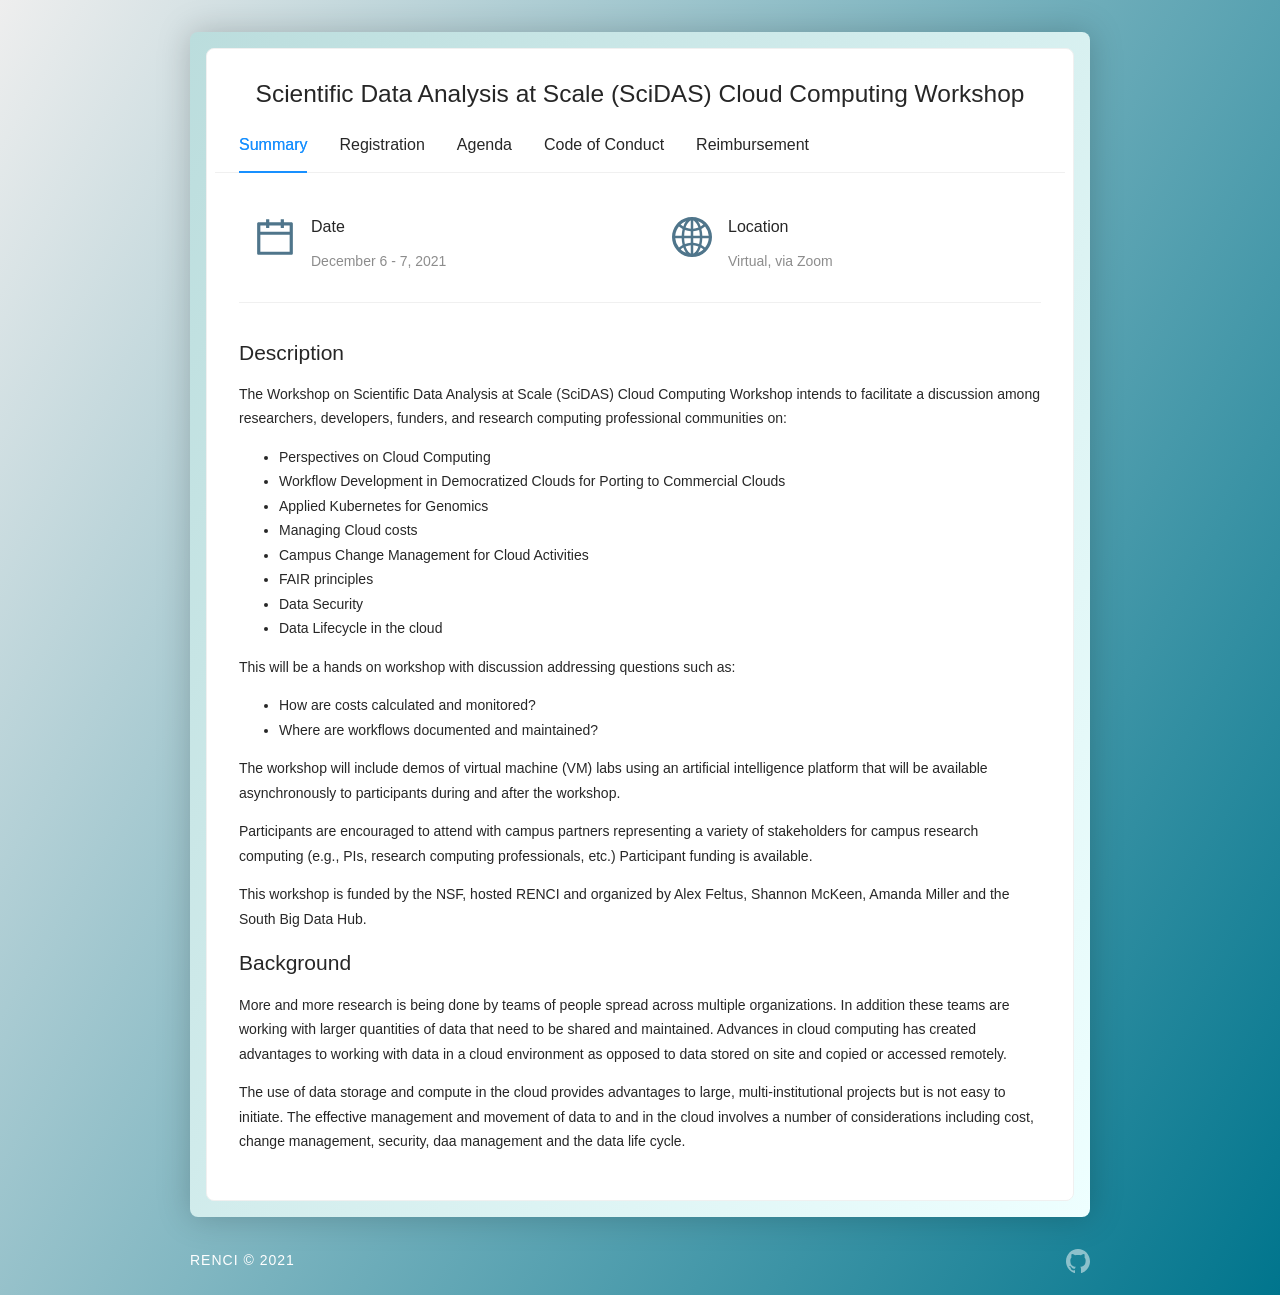
<file: index.html>
<!doctype html><html lang="en"><head><meta charset="UTF-8"><meta name="viewport" content="width=device-width,initial-scale=1"><title>Scientific Data Analysis at Scale (SciDAS) Cloud Computing Workshop</title><link rel="icon" href="favicon.png"><script defer="defer" src="main.js"></script><link href="main.css" rel="stylesheet"></head><body><div id="root"></div></body></html>
</file>
